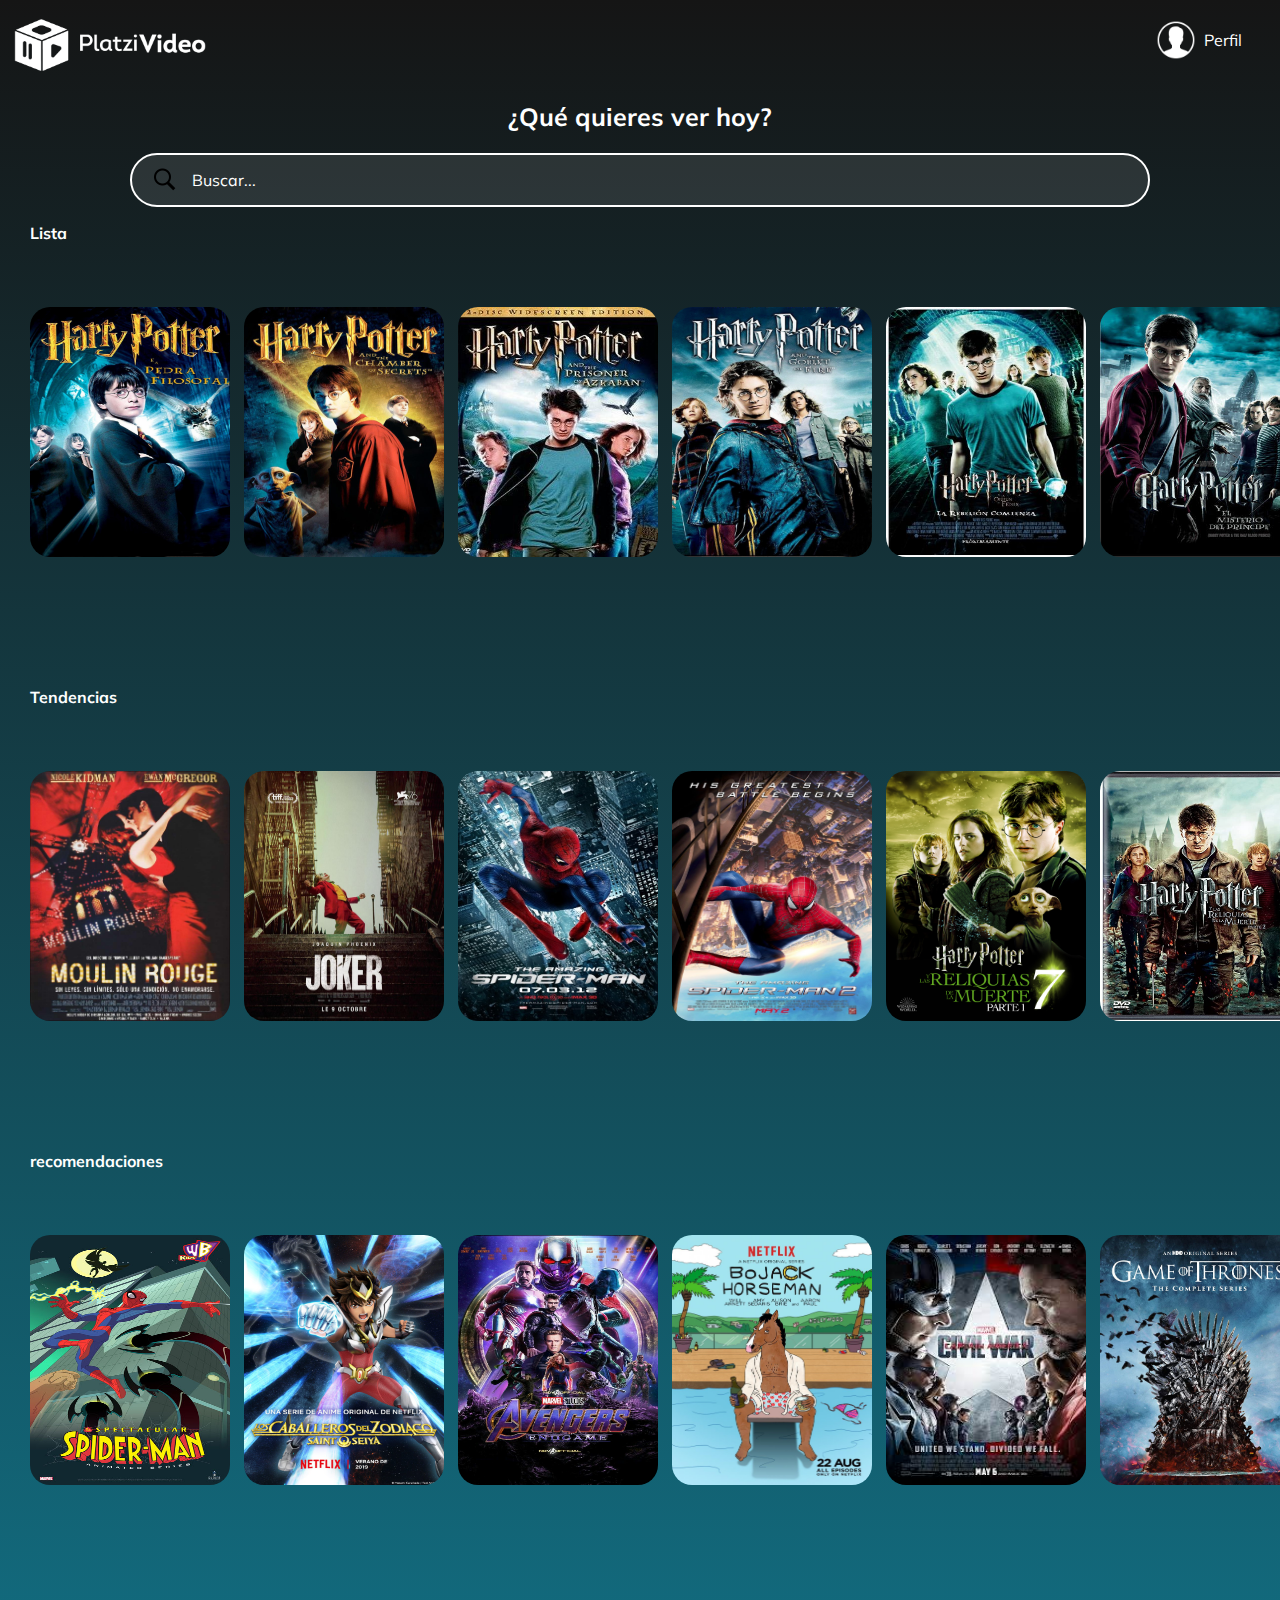
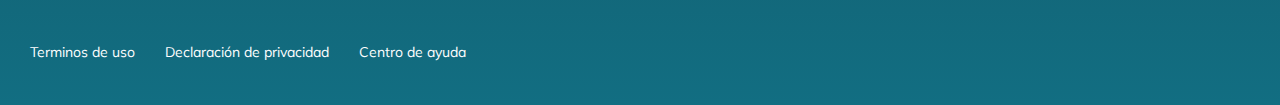
<file: index.html>
<!DOCTYPE html>
<html lang="en">
<head>
    <meta charset="UTF-8">
    <meta http-equiv="X-UA-Compatible" content="IE=edge">
    <meta name="viewport" content="width=device-width, initial-scale=1.0">
    <title>Platzi Video</title>
    <link rel="stylesheet" href="/styles/index.css">
</head>
<body>
    <header class="header">
        <img class="header__img" src="/images/logo-platzi-video-BW2.png" alt="">
        <div class="header__menu">
            <div class="header__menu--profile">
                <img src="/images/user-icon.png" alt="user icon">
                <p>Perfil</p>
            </div>
            <ul>
                <li><a href="/componentes/login-component/login.html">Cuenta</a></li>
                <li><a href="/componentes/error/error.html">Cerrar Sesión</a></li>
            </ul>
        </div>
    </header>
    <section class="main">
        <h2 class="main__title">¿Qué quieres ver hoy?</h2>
        <input class="input"type="text" placeholder="Buscar...">
    </section>

    <h3 class="categories__title">Lista</h3>

    <section class="carousel">
        <div class="carousel__container">
            <div class="carousel-item">
                <img class="carousel-item__img" src="/images/harry1.png">
                <div class="carousel-item__details">
                    <div>
                        <img src="/images/icons8-play-64.png" alt="play">
                        <img src="/images/icons8-plus-64.png" alt="plus">
                    </div>
                    <p class="carousel-item__details--title"> Título descriptivo</p>
                <p class="carousel-item__details--subtitle"> 2021 16+ 114 min</p>
                </div>
                
            </div>
            <div class="carousel-item">
                <img class="carousel-item__img" src="/images/harry2.png">
                <div class="carousel-item__details">
                    <div>
                        <img src="/images/icons8-play-64.png" alt="play">
                        <img src="/images/icons8-plus-64.png" alt="plus">
                    </div>
                    <p class="carousel-item__details--title"> Título descriptivo</p>
                <p class="carousel-item__details--subtitle"> 2021 16+ 114 min</p>
                </div>
            </div>
            <div class="carousel-item">
                <img class="carousel-item__img" src="/images/harry3.png">
                <div class="carousel-item__details">
                    <div>
                        <img src="/images/icons8-play-64.png" alt="play">
                        <img src="/images/icons8-plus-64.png" alt="plus">
                    </div>
                    <p class="carousel-item__details--title"> Título descriptivo</p>
                <p class="carousel-item__details--subtitle"> 2021 16+ 114 min</p>
                </div>
            </div>
            <div class="carousel-item">
                <img class="carousel-item__img" src="/images/harry4.png">
                <div class="carousel-item__details">
                    <div>
                        <img src="/images/icons8-play-64.png" alt="play">
                        <img src="/images/icons8-plus-64.png" alt="plus">
                    </div>
                    <p class="carousel-item__details--title"> Título descriptivo</p>
                <p class="carousel-item__details--subtitle"> 2021 16+ 114 min</p>
                </div>
            </div>
            <div class="carousel-item">
                <img class="carousel-item__img" src="/images/harry5.png">
                <div class="carousel-item__details">
                    <div>
                        <img src="/images/icons8-play-64.png" alt="play">
                        <img src="/images/icons8-plus-64.png" alt="plus">
                    </div>
                    <p class="carousel-item__details--title"> Título descriptivo</p>
                <p class="carousel-item__details--subtitle"> 2021 16+ 114 min</p>
                </div>
            </div>
            <div class="carousel-item">
                <img class="carousel-item__img" src="/images/harry6.png">
                <div class="carousel-item__details">
                    <div>
                        <img src="/images/icons8-play-64.png" alt="play">
                        <img src="/images/icons8-plus-64.png" alt="plus">
                    </div>
                    <p class="carousel-item__details--title"> Título descriptivo</p>
                <p class="carousel-item__details--subtitle"> 2021 16+ 114 min</p>
                </div>
            </div>
            
            
            
        </div>
    </section>

    <h3 class="categories__title">Tendencias</h3>

    <section class="carousel">
        <div class="carousel__container">
            <div class="carousel-item">
                <img class="carousel-item__img" src="/images/mouling.png">
                <div class="carousel-item__details">
                    <div>
                        <img src="/images/icons8-play-64.png" alt="play">
                        <img src="/images/icons8-plus-64.png" alt="plus">
                    </div>
                    <p class="carousel-item__details--title"> Título descriptivo</p>
                <p class="carousel-item__details--subtitle"> 2021 16+ 114 min</p>
                </div>
                
            </div>
            <div class="carousel-item">
                <img class="carousel-item__img" src="/images/joker.png">
                <div class="carousel-item__details">
                    <div>
                        <img src="/images/icons8-play-64.png" alt="play">
                        <img src="/images/icons8-plus-64.png" alt="plus">
                    </div>
                    <p class="carousel-item__details--title"> Título descriptivo</p>
                <p class="carousel-item__details--subtitle"> 2021 16+ 114 min</p>
                </div>
            </div>
            <div class="carousel-item">
                <img class="carousel-item__img" src="/images/theamazing1.png">
                <div class="carousel-item__details">
                    <div>
                        <img src="/images/icons8-play-64.png" alt="play">
                        <img src="/images/icons8-plus-64.png" alt="plus">
                    </div>
                    <p class="carousel-item__details--title"> Título descriptivo</p>
                <p class="carousel-item__details--subtitle"> 2021 16+ 114 min</p>
                </div>
            </div>
            <div class="carousel-item">
                <img class="carousel-item__img" src="/images/theamazing2.png">
                <div class="carousel-item__details">
                    <div>
                        <img src="/images/icons8-play-64.png" alt="play">
                        <img src="/images/icons8-plus-64.png" alt="plus">
                    </div>
                    <p class="carousel-item__details--title"> Título descriptivo</p>
                <p class="carousel-item__details--subtitle"> 2021 16+ 114 min</p>
                </div>
            </div>
            <div class="carousel-item">
                <img class="carousel-item__img" src="/images/harry7.png">
                <div class="carousel-item__details">
                    <div>
                        <img src="/images/icons8-play-64.png" alt="play">
                        <img src="/images/icons8-plus-64.png" alt="plus">
                    </div>
                    <p class="carousel-item__details--title"> Título descriptivo</p>
                <p class="carousel-item__details--subtitle"> 2021 16+ 114 min</p>
                </div>
            </div>
            <div class="carousel-item">
                <img class="carousel-item__img" src="/images/harry7-2.png">
                <div class="carousel-item__details">
                    <div>
                        <img src="/images/icons8-play-64.png" alt="play">
                        <img src="/images/icons8-plus-64.png" alt="plus">
                    </div>
                    <p class="carousel-item__details--title"> Título descriptivo</p>
                <p class="carousel-item__details--subtitle"> 2021 16+ 114 min</p>
                </div>
            </div>
            
            
            
        </div>
    </section>

    <h3 class="categories__title">recomendaciones</h3>

    <section class="carousel">
        <div class="carousel__container">
            <div class="carousel-item">
                <img class="carousel-item__img" src="/images/spiderspect.png" alt="Person with balloms">
                <div class="carousel-item__details">
                    <div>
                        <img src="/images/icons8-play-64.png" alt="play">
                        <img src="/images/icons8-plus-64.png" alt="plus">
                    </div>
                    <p class="carousel-item__details--title"> Título descriptivo</p>
                <p class="carousel-item__details--subtitle"> 2021 16+ 114 min</p>
                </div>
                
            </div>
            <div class="carousel-item">
                <img class="carousel-item__img" src="/images/saint.png">
                <div class="carousel-item__details">
                    <div>
                        <img src="/images/icons8-play-64.png" alt="play">
                        <img src="/images/icons8-plus-64.png" alt="plus">
                    </div>
                    <p class="carousel-item__details--title"> Título descriptivo</p>
                <p class="carousel-item__details--subtitle"> 2021 16+ 114 min</p>
                </div>
            </div>
            <div class="carousel-item">
                <img class="carousel-item__img" src="/images/avengers.png">
                <div class="carousel-item__details">
                    <div>
                        <img src="/images/icons8-play-64.png" alt="play">
                        <img src="/images/icons8-plus-64.png" alt="plus">
                    </div>
                    <p class="carousel-item__details--title"> Título descriptivo</p>
                <p class="carousel-item__details--subtitle"> 2021 16+ 114 min</p>
                </div>
            </div>
            <div class="carousel-item">
                <img class="carousel-item__img" src="/images/bojack.png">
                <div class="carousel-item__details">
                    <div>
                        <img src="/images/icons8-play-64.png" alt="play">
                        <img src="/images/icons8-plus-64.png" alt="plus">
                    </div>
                    <p class="carousel-item__details--title"> Título descriptivo</p>
                <p class="carousel-item__details--subtitle"> 2021 16+ 114 min</p>
                </div>
            </div>
            <div class="carousel-item">
                <img class="carousel-item__img" src="/images/civil.png">
                <div class="carousel-item__details">
                    <div>
                        <img src="/images/icons8-play-64.png" alt="play">
                        <img src="/images/icons8-plus-64.png" alt="plus">
                    </div>
                    <p class="carousel-item__details--title"> Título descriptivo</p>
                <p class="carousel-item__details--subtitle"> 2021 16+ 114 min</p>
                </div>
            </div>
            <div class="carousel-item">
                <img class="carousel-item__img" src="/images/got.jpg">
                <div class="carousel-item__details">
                    <div>
                        <img src="/images/icons8-play-64.png" alt="play">
                        <img src="/images/icons8-plus-64.png" alt="plus">
                    </div>
                    <p class="carousel-item__details--title"> Título descriptivo</p>
                <p class="carousel-item__details--subtitle"> 2021 16+ 114 min</p>
                </div>
            </div>
            
            
            
        </div>
    </section>

    <footer class="footer">
        <a href="/">Terminos de uso</a>
        <a href="/">Declaración de privacidad</a>
        <a href="/">Centro de ayuda</a>
    </footer>
</body>
</html>
</file>
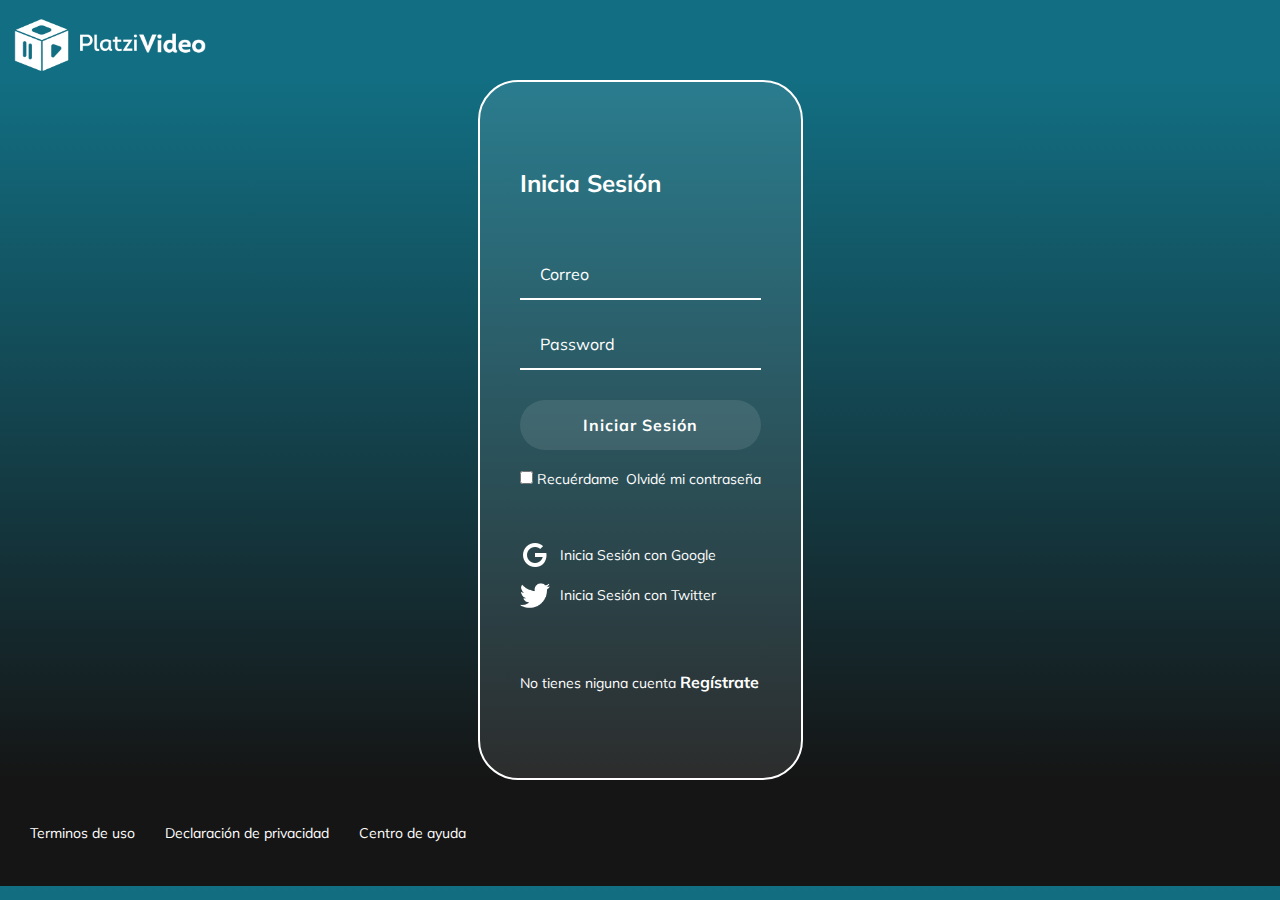
<file: componentes/login-component/login.html>
<!DOCTYPE html>
<html lang="en">
<head>
    <meta charset="UTF-8">
    <meta http-equiv="X-UA-Compatible" content="IE=edge">
    <meta name="viewport" content="width=device-width, initial-scale=1.0">
    <title>Log in</title>
    <link rel="stylesheet" href="/componentes/login-component/login.css">
</head>
<body>
    <header class="header">
        <img class="header__img" src="/images/logo-platzi-video-BW2.png" alt="">
    </header>

    <section class="login">
        <section class="login__container">
            <h2>Inicia Sesión</h2>
            <form class="login__container--form">
                <input type="text" class="input" placeholder="Correo">
                <input type="password" class="input" placeholder="Password">
                <button class="button">Iniciar Sesión</button>
                <div class="login__container--remember-me">
                    <label>
                        <input type="checkbox" name="" id="caja1" value="checkbox"> Recuérdame 
                    </label>
                    <a href="/componentes/error/error.html">Olvidé mi contraseña</a>
                </div>
            </form>
            <section class="login__container--social-media">
                <div>
                    <img class="social" src="/images/icons8-logo-de-google-30.png" alt="Google logo"> Inicia Sesión con Google
                </div>
                <div>
                    <img class="social" src="/images/icons8-twitter-50.png" alt="Twitter logo"> Inicia Sesión con Twitter
                </div>
            </section>
            <p class="login__container--register">
                No tienes niguna cuenta <a href="/componentes/register/register.html">Regístrate</a>
            </p>
        </section>
    </section>

    <footer class="footer">
        <a href="/">Terminos de uso</a>
        <a href="/">Declaración de privacidad</a>
        <a href="/">Centro de ayuda</a>
    </footer>
</body>
</html>
</file>
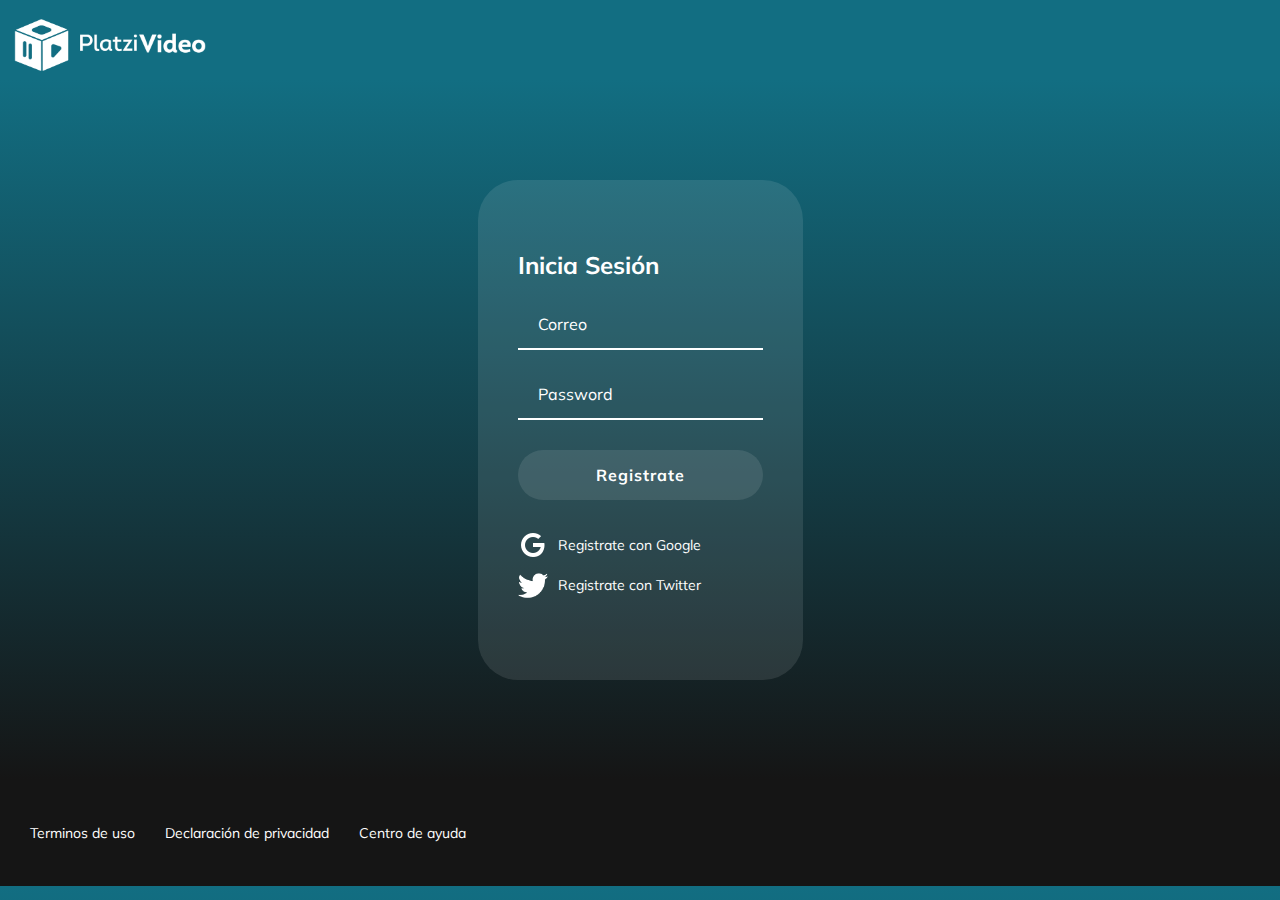
<file: componentes/register/register.html>
<!DOCTYPE html>
<html lang="en">
<head>
    <meta charset="UTF-8">
    <meta http-equiv="X-UA-Compatible" content="IE=edge">
    <meta name="viewport" content="width=device-width, initial-scale=1.0">
    <title>Registrate</title>
    <link rel="stylesheet" href="/componentes/register/register.css">
</head>
<body>
    <header class="header">
        <img class="header__img" src="/images/logo-platzi-video-BW2.png" alt="">
    </header>

    <section class="register">
        <section class="register__container">
            <h2>Inicia Sesión</h2>
            <form class="register__container--form">
                <input type="text" class="input" placeholder="Correo">
                <input type="password" class="input" placeholder="Password">
                <button class="button">Registrate</button>

            </form>
            <section class="register__container--social-media">
                <div>
                    <img class="social" src="/images/icons8-logo-de-google-30.png" alt="Google logo"> Registrate con Google
                </div>
                <div>
                    <img class="social" src="/images/icons8-twitter-50.png" alt="Twitter logo"> Registrate con Twitter
                </div>
            </section>
        </section>
    </section>

    <footer class="footer">
        <a href="/">Terminos de uso</a>
        <a href="/">Declaración de privacidad</a>
        <a href="/">Centro de ayuda</a>
    </footer>
</body>
</html>
</file>
<file: styles/index.css>
@import url('https://fonts.googleapis.com/css2?family=Mulish:wght@400;500;700&display=swap');
:root {
    --main--bg: #151515;
    --principal-color-text: #fff;
    --second-bg: #126E82;
    --background-gradient: linear-gradient(var(--main--bg), var(--second-bg));
}
body {
    margin: 0%;
    background: var(--background-gradient);
    font-family: 'Mulish', sans-serif;
}
/*Header de la app*/

.header {
    width: 100%;
    height: 80px;
    display: flex;
    justify-content: space-between;
    align-items: center;
}

.header__img {
    width: 200px;
    margin: 10px 0% 0% 10px;
}

/* Menu del header */

.header__menu {
    margin-right: 30px;

}

.header__menu ul{
    display: none;
    list-style: none;
    padding: 0px;
    position: absolute;
    width: 100px;
    text-align: right;
    margin: 0px 0px 0px -14px;
}
.header__menu:hover ul, ul:hover {
    display: block;
}

.header__menu li{
    margin: 10px 0px;
}

.header__menu li a{
    color: #fff;
    text-decoration: none;
}

.header__menu li a:hover {
    text-decoration: underline;
}

.header__menu--profile {
    margin-right: 8px;
    display: flex;
    align-items: center;
    cursor: pointer;
}

.header__menu--profile img {
    margin-right: 8px;
    width: 40px;
    height: 40px;
}

.header__menu--profile p {
    margin: 0px;
    color:var(--principal-color-text);
}

/* El buscador*/

.main {
    /* height: 200px; */
    display: flex;
    flex-direction: column;
    align-items: center;
}

.main__title {
    color:var(--principal-color-text);
    font-size: 25px;
}

.input {
    background-color: rgba(255, 255, 255, 0.1);
    border: 2px solid var(--principal-color-text);
    border-radius: 90px;
    color: var(--principal-color-text);
    font-family: 'Mulish', sans-serif;
    font-size: 16px;
    height: 50px;
    padding: 0px 60px;
    width: 70%;
    /*Sin outline de focus*/
    outline: none;

    /*Lupa*/
    background-image: url(/images/icons8-búsqueda-50.png);
    background-size: 25px;
    background-repeat: no-repeat;
    background-position-y: center;
    background-position-x: 20px;
}

::placeholder {
    color: var(--principal-color-text);
}

/*Carousel*/

.carousel {
    width: 100%;
    overflow: scroll;
    padding: 30px;
    /*Todos los elementos dentro de este, se acomodaran relavos al elemento padre*/
    position: relative;
}

::-webkit-scrollbar {
    display: none;
}


.carousel__container {
    white-space: nowrap;
    margin: 70px 0px;
    padding-bottom: 10px;
}

/* 1.- WhiteSpace nowrap Enlista todos los elementos en un solo renglón.
    2.- Establecemmos un pequeño espaciado entre los elementos de la lista.
    3.- Padding de 10px para evitar que se nos corte el elemento cuando hagamos hover*/

.carousel-item {
    background-color:var(--second-bg);
    width: 200px;
    height: 250px;
    border-radius: 20px;
    overflow: hidden;
    margin-right: 10px;
    display: inline-block;
    cursor: pointer;
    transition: 450ms all;
    transform-origin: center left;
    position: relative;
}
/*El selector ~ de CSS nos permite dar estilos a todos que cumplan los requisitos y sean “hermanos directos”, es decir, que tengan el mismo elemento padre.*/
.carousel-item:hover ~ .carousel-item{
    transform: translate3d(100px, 0, 0);

}

.carousel__container:hover .carousel-item {
    opacity: 0.3;
    
}

.carousel__container:hover .carousel-item:hover {
    transform: scale(1.5);
    opacity: 1;
}

/* carousel items*/
.categories__title {
    font-size: 16px;
    color: var(--principal-color-text);
    position: absolute;
    padding-left: 30px;
    width: 100%;
}

.carousel-item__img {
    width: 200px;
    height: 250px;
    object-fit:fill;
    
}

.carousel-item__details {
    background-color: linear-gradient(to top, rgba(0,0,0,0.9) 0%, rgba(0,0,0,0) 100%);
    font-size: 10px;
    opacity: 0;
    transition: 450ms opacity;
    padding: 10px;
    position: absolute;
    top: 0;
    left: 0;
    right: 0;
    bottom: 0;

    display: flex;
    justify-content: flex-end;
    flex-direction: column;
}

.carousel-item__details img{
    height: 15px;
}

.carousel-item__details--title{
    color: var(--principal-color-text);
    margin: 0px; 
}

.carousel-item__details--subtitle {
    color: var(--principal-color-text);
    margin: 0px; 
    
}

.carousel-item__details:hover {
    opacity: 1;
}



.footer {
    display: flex;
    align-items: center;
    height: 106px;
    width: 100%;
}

.footer a {
    color: var(--principal-color-text);
    cursor: pointer;
    font-size: 14px;
    padding-left: 30px;
    text-decoration: none;
}

.footer a:hover {
    text-decoration: underline;
}
</file>
<file: componentes/login-component/login.css>
@import url('https://fonts.googleapis.com/css2?family=Mulish:wght@400;500;700&display=swap');
* {
    margin: 0%;
    padding: 0%;
    box-sizing: border-box;
}
:root {
    --main--bg: #151515;
    --principal-color-text: #fff;
    --second-bg: #126E82;
    --background-gradient: linear-gradient( var(--second-bg), var(--main--bg));
}

body{
    background: var(--background-gradient);
    font-family: 'Mulish', sans-serif;
}
.header {
    background-color: var(--second-bg);
    width: 100%;
    height: 80px;
    display: flex;
    justify-content: space-between;
    align-items: center;
}

.header__img {
    width: 200px;
    margin: 10px 0% 0% 10px;
}

/* Log in */

.login {
    background: var(--background-gradient);
    display: flex;
    /*aling ajusta verticalmente*/
    align-items: center;
    /*justify ajusta horizontalmente*/
    justify-content: center;
    flex-direction: column;
    padding: 0px 30px;
    min-height: calc(100vh - 200px);
}

.login__container {
    background-color: rgba(255, 255, 255, 0.1);
    border: 2px solid var(--principal-color-text);
    border-radius: 40px;
    color: var(--principal-color-text);
    display: flex;
    justify-content: space-around;
    flex-direction: column;
    padding: 60px 40px;
    min-height: 700px;
    width: 325px;
}

.login__container--form {
    display: flex;
    flex-direction: column;
}

.login__container--form label {
    font-size: 14px;
}

.login__container--remember-me {
    color: var(--principal-color-text);
    display: flex;
    justify-content: space-between;
    margin-top: 10px;
}

.login__container--remember-me a {
    color: var(--principal-color-text);
    font-size: 14px;
    text-decoration: none;
}

.login__container--remember-me a:hover {
    text-decoration: underline;
}

.login__container--social-media > div {
    display: flex;
    align-items: center;
    font-size: 14px;
    margin-bottom: 10px;
}

.social {
    width: 30px;
    margin-right: 10px;

}

.login__container--register {
    font-size: 14px;
}

.login__container--register a {
    font-size: 16px;
    color: var(--principal-color-text);
    font-weight: bold;
    text-decoration: none;
}

.login__container--register a:hover {
    text-decoration: underline;
}

/*Los inputs*/

.input {
    background-color: transparent;
    border: 0px;
    border-bottom: 2px solid var(--principal-color-text);
    font-size: 16px;
    font-family: 'Mulish', sans-serif;
    margin-bottom:20px;
    padding: 0px 20px;
    outline: none;
    height: 50px;
}

::placeholder {
    color: var(--principal-color-text);
}
.button {
    background-color: rgba(255, 255, 255, 0.1);
    border: 0px;
    border-radius: 25px;
    color: var(--principal-color-text);
    cursor: pointer;
    font-size: 16px;
    font-weight: bold;
    font-family: 'Mulish', sans-serif;
    height: 50px;
    letter-spacing: 1px;
    margin: 10px 0px;
}

.footer {
    display: flex;
    align-items: center;
    height: 106px;
    width: 100%;
    background: var(--main--bg)
}

.footer a {
    color: var(--principal-color-text);
    cursor: pointer;
    font-size: 14px;
    padding-left: 30px;
    text-decoration: none;
}

.footer a:hover {
    text-decoration: underline;
} 

@media only screen and (max-width: 600px ) {
    .login__container {
        background-color: transparent;
        border: none;
        padding: 0px;
        width: 100%;
    }

    .footer {
        align-items: flex-start;
        flex-direction: column;
    }
}
</file>
<file: componentes/register/register.css>
@import url('https://fonts.googleapis.com/css2?family=Mulish:wght@400;500;700&display=swap');
* {
    margin: 0%;
    padding: 0%;
    box-sizing: border-box;
}
:root {
    --main--bg: #151515;
    --principal-color-text: #fff;
    --second-bg: #126E82;
    --background-gradient: linear-gradient( var(--second-bg), var(--main--bg));
}

body{
    background: var(--background-gradient);
    font-family: 'Mulish', sans-serif;
    display: flex;
    flex-direction: column;
    justify-content: space-around;

}
.header {
    background-color: var(--second-bg);
    width: 100%;
    height: 80px;
    display: flex;
    justify-content: space-between;
    align-items: center;
}

.header__img {
    width: 200px;
    margin: 10px 0% 0% 10px;
}

/* Log in */

.register {
    background: var(--background-gradient);
    display: flex;
    /*aling ajusta verticalmente*/
    align-items: center;
    /*justify ajusta horizontalmente*/
    justify-content: center;
    flex-direction: column;
    padding: 0px 30px;
    min-height: calc(100vh - 200px);
}

.register__container {
    background-color: rgba(255, 255, 255, 0.1);
    border-radius: 40px;
    color: var(--principal-color-text);
    display: flex;
    justify-content: space-around;
    flex-direction: column;
    padding: 60px 40px;
    min-height: 500px;
    width: 325px;
}

.register__container--form {
    display: flex;
    flex-direction: column;
}

.register__container--form label {
    font-size: 14px;
}



.register__container--social-media > div {
    display: flex;
    align-items: center;
    font-size: 14px;
    margin-bottom: 10px;
}

.social {
    width: 30px;
    margin-right: 10px;

}

/*Los inputs*/

.input {
    background-color: transparent;
    border: 0px;
    border-bottom: 2px solid var(--principal-color-text);
    font-size: 16px;
    font-family: 'Mulish', sans-serif;
    margin-bottom:20px;
    padding: 0px 20px;
    outline: none;
    height: 50px;
}

::placeholder {
    color: var(--principal-color-text);
}
.button {
    background-color: rgba(255, 255, 255, 0.1);
    border: 0px;
    border-radius: 25px;
    color: var(--principal-color-text);
    cursor: pointer;
    font-size: 16px;
    font-weight: bold;
    font-family: 'Mulish', sans-serif;
    height: 50px;
    letter-spacing: 1px;
    margin: 10px 0px;
}




.footer {
    display: flex;
    align-items: center;
    height: 106px;
    width: 100%;
    background: var(--main--bg)
}

.footer a {
    color: var(--principal-color-text);
    cursor: pointer;
    font-size: 14px;
    padding-left: 30px;
    text-decoration: none;
}

.footer a:hover {
    text-decoration: underline;
}
</file>
